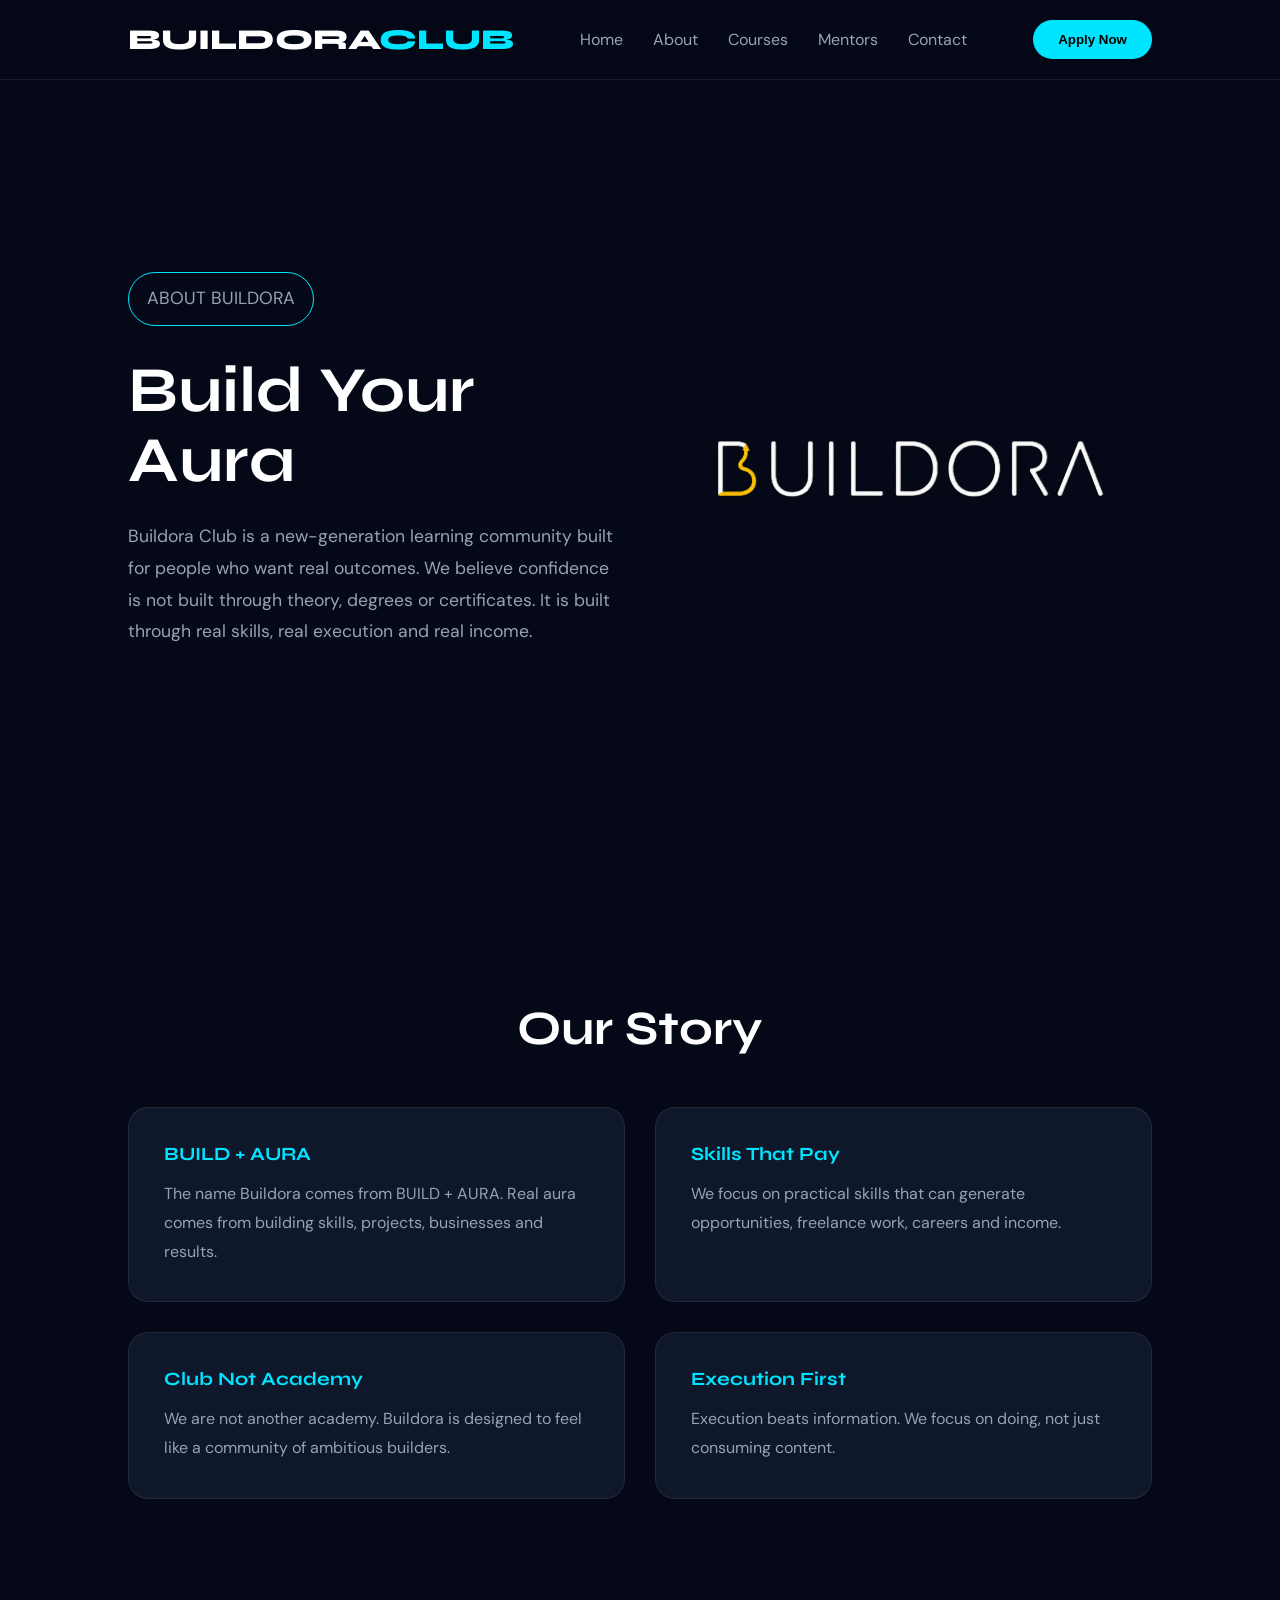
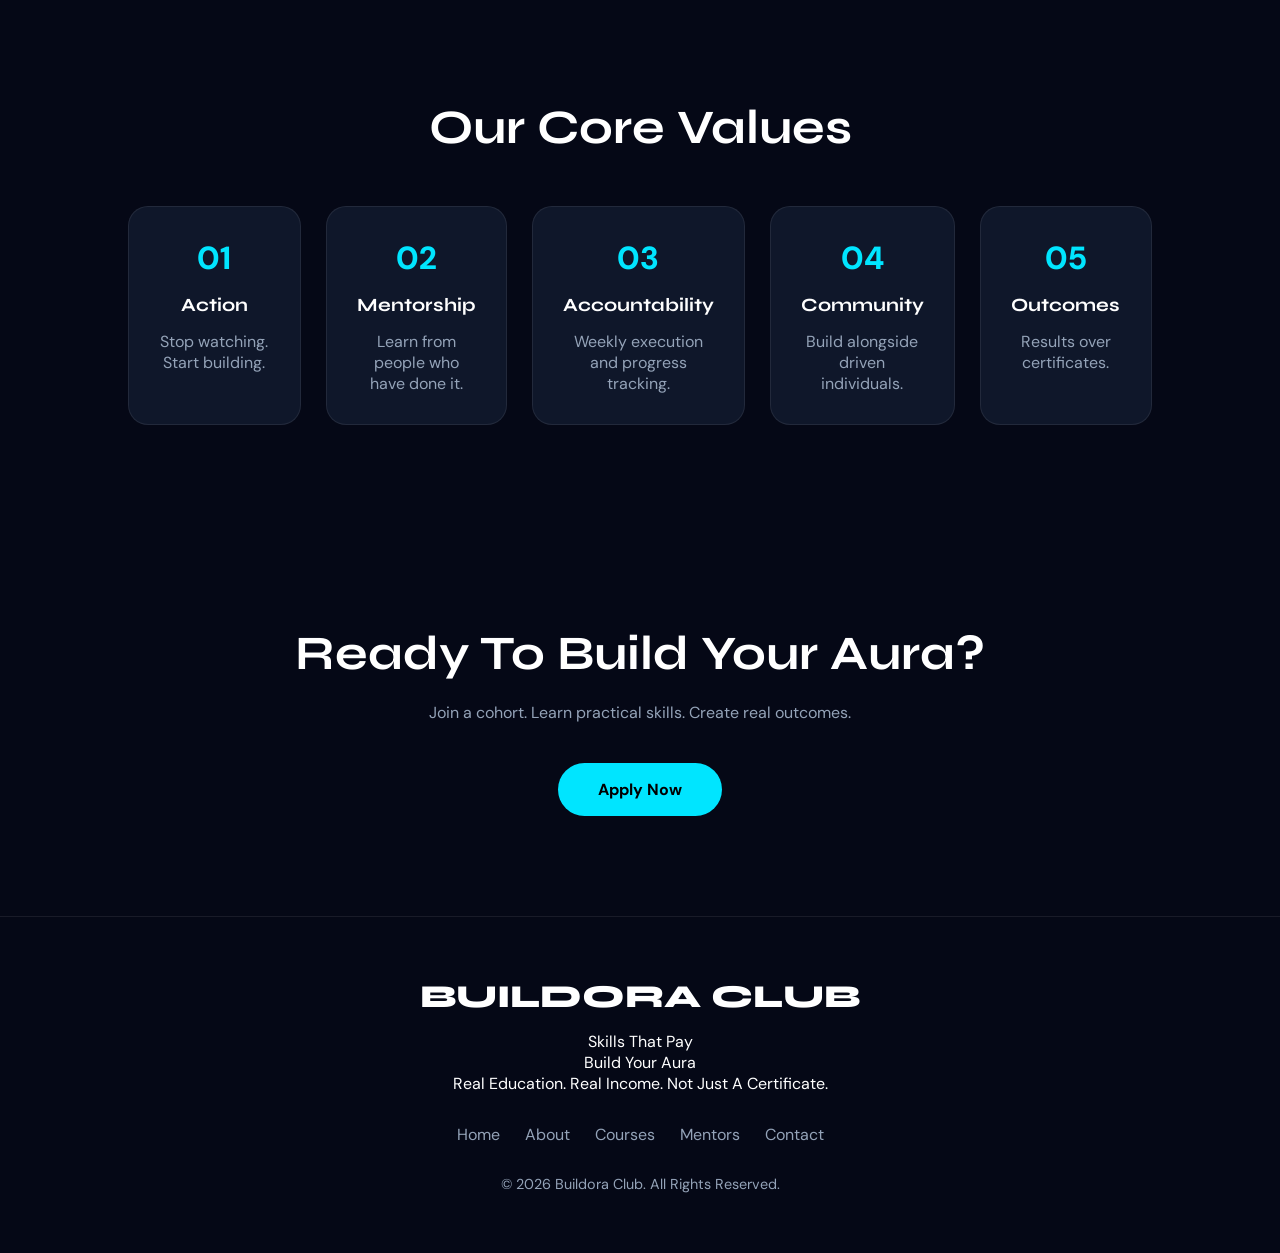
<file: BUILDORA-CLUB/about.html>
<!DOCTYPE html>
<html lang="en">

<head>

<meta charset="UTF-8">
<meta name="viewport" content="width=device-width, initial-scale=1.0">

<title>About | Buildora Club</title>

<link rel="stylesheet" href="css/style.css">
<link rel="stylesheet" href="css/responsive.css">

<link href="https://fonts.googleapis.com/css2?family=Syne:wght@700;800&family=DM+Sans:wght@400;500;700&display=swap"
rel="stylesheet">

</head>

<body>

<!-- NAVBAR -->

<nav>

<div class="logo">

BUILDORA<span>CLUB</span>

</div>

<ul>

<li><a href="index.html">Home</a></li>
<li><a href="about.html">About</a></li>
<li><a href="courses.html">Courses</a></li>
<li><a href="mentors.html">Mentors</a></li>
<li><a href="contact.html">Contact</a></li>

</ul>

<button class="apply-btn">

Apply Now

</button>

</nav>



<!-- ABOUT HERO -->

<section class="hero">

<div class="hero-left">

<p class="hero-tag">

ABOUT BUILDORA

</p>

<h1>

Build Your Aura

</h1>

<p>

Buildora Club is a new-generation learning community
built for people who want real outcomes.

We believe confidence is not built through theory,
degrees or certificates.

It is built through real skills,
real execution and real income.

</p>

</div>

<div class="hero-right">

<img src="images/buildora logo.png" alt="Buildora">

</div>

</section>



<!-- OUR STORY -->

<section class="why-us">

<h2>

Our Story

</h2>

<div class="why-grid">

<div class="why-card">

<h3>

BUILD + AURA

</h3>

<p>

The name Buildora comes from
BUILD + AURA.

Real aura comes from building
skills, projects, businesses and results.

</p>

</div>

<div class="why-card">

<h3>

Skills That Pay

</h3>

<p>

We focus on practical skills
that can generate opportunities,
freelance work, careers and income.

</p>

</div>

<div class="why-card">

<h3>

Club Not Academy

</h3>

<p>

We are not another academy.

Buildora is designed to feel like
a community of ambitious builders.

</p>

</div>

<div class="why-card">

<h3>

Execution First

</h3>

<p>

Execution beats information.

We focus on doing,
not just consuming content.

</p>

</div>

</div>

</section>



<!-- VALUES -->

<section class="journey">

<h2>

Our Core Values

</h2>

<div class="timeline">

<div class="step">

<span>01</span>

<h3>

Action

</h3>

<p>

Stop watching.
Start building.

</p>

</div>

<div class="step">

<span>02</span>

<h3>

Mentorship

</h3>

<p>

Learn from people
who have done it.

</p>

</div>

<div class="step">

<span>03</span>

<h3>

Accountability

</h3>

<p>

Weekly execution
and progress tracking.

</p>

</div>

<div class="step">

<span>04</span>

<h3>

Community

</h3>

<p>

Build alongside
driven individuals.

</p>

</div>

<div class="step">

<span>05</span>

<h3>

Outcomes

</h3>

<p>

Results over
certificates.

</p>

</div>

</div>

</section>



<!-- CTA -->

<section class="cta">

<h2>

Ready To Build Your Aura?

</h2>

<p>

Join a cohort.
Learn practical skills.
Create real outcomes.

</p>

<a href="courses.html" class="cta-btn">

Apply Now

</a>

</section>



<!-- FOOTER -->

<footer>

<div class="footer-logo">

BUILDORA CLUB

</div>

<p>

Skills That Pay

</p>

<p>

Build Your Aura

</p>

<p>

Real Education. Real Income.
Not Just A Certificate.

</p>

<div class="footer-links">

<a href="index.html">Home</a>
<a href="about.html">About</a>
<a href="courses.html">Courses</a>
<a href="mentors.html">Mentors</a>
<a href="contact.html">Contact</a>

</div>

<p class="copyright">

© 2026 Buildora Club.
All Rights Reserved.

</p>

</footer>

<script src="js/script.js"></script>

</body>
</html>
</file>
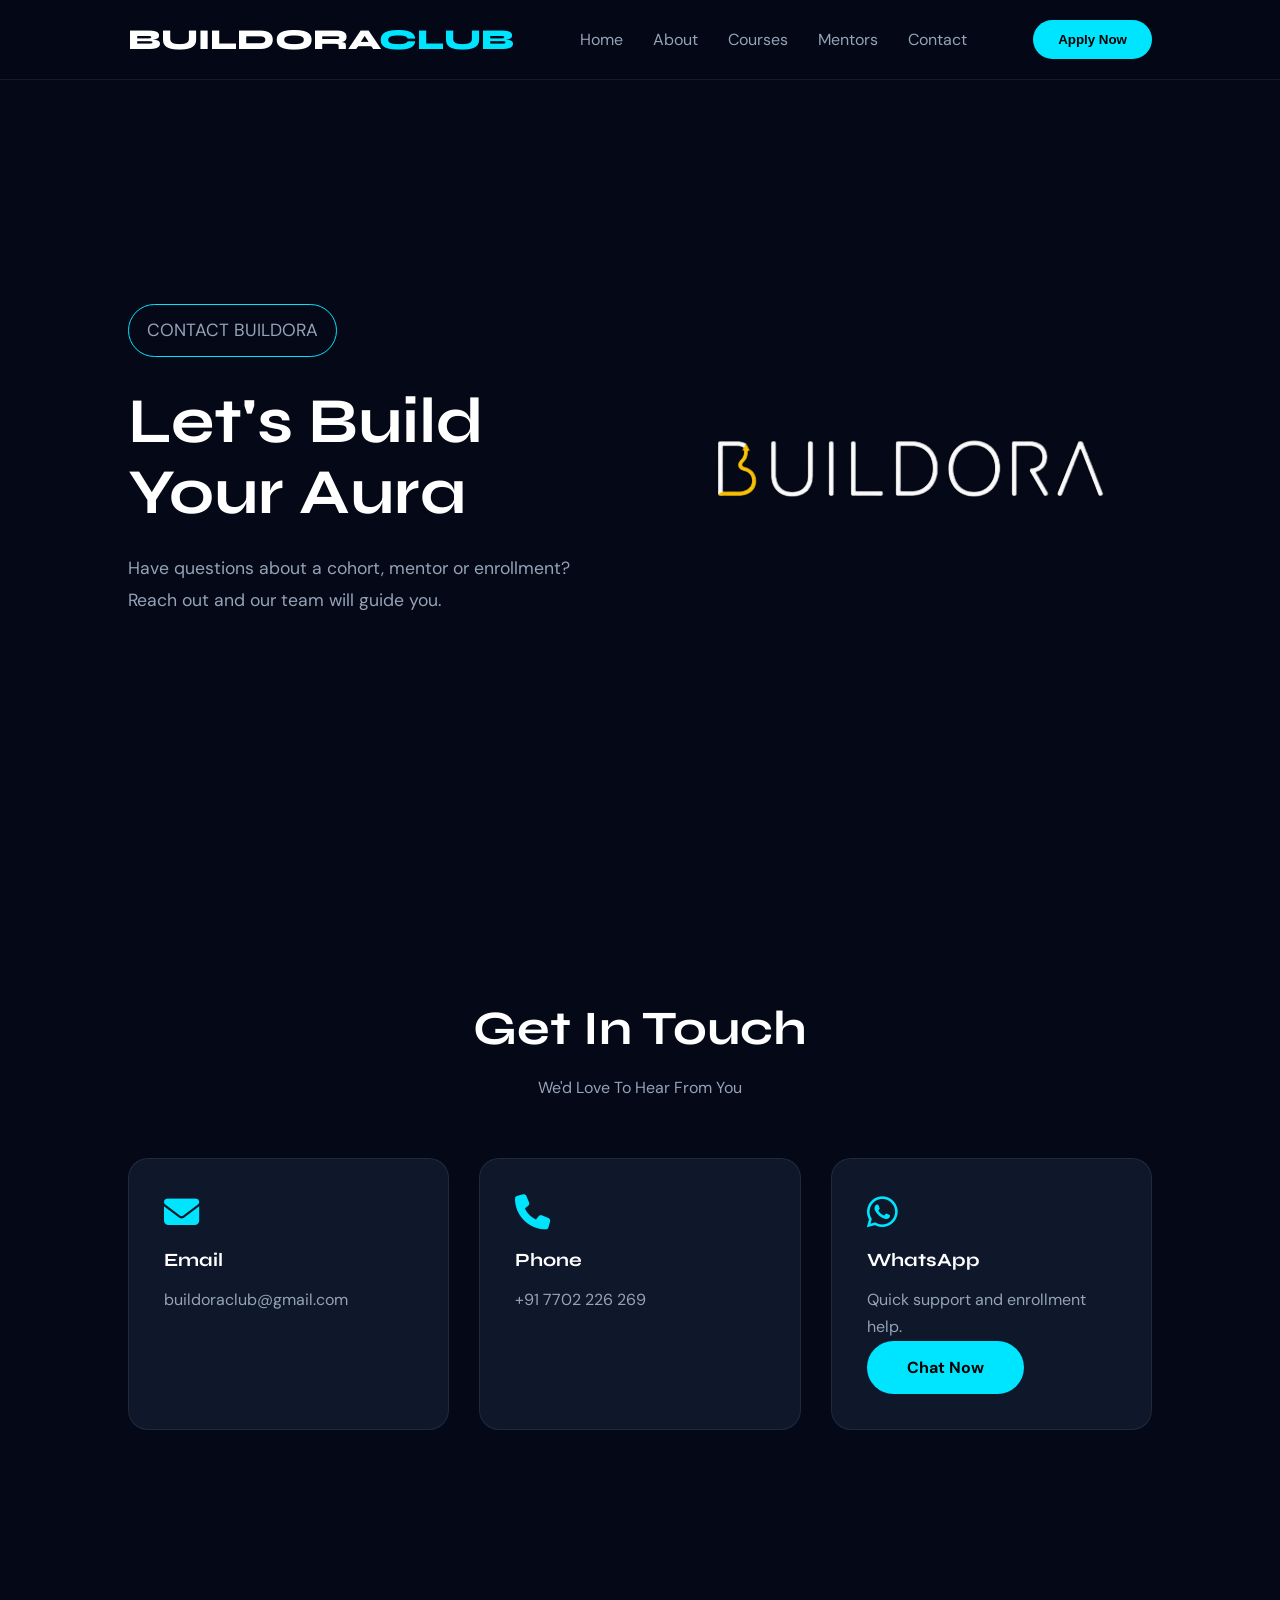
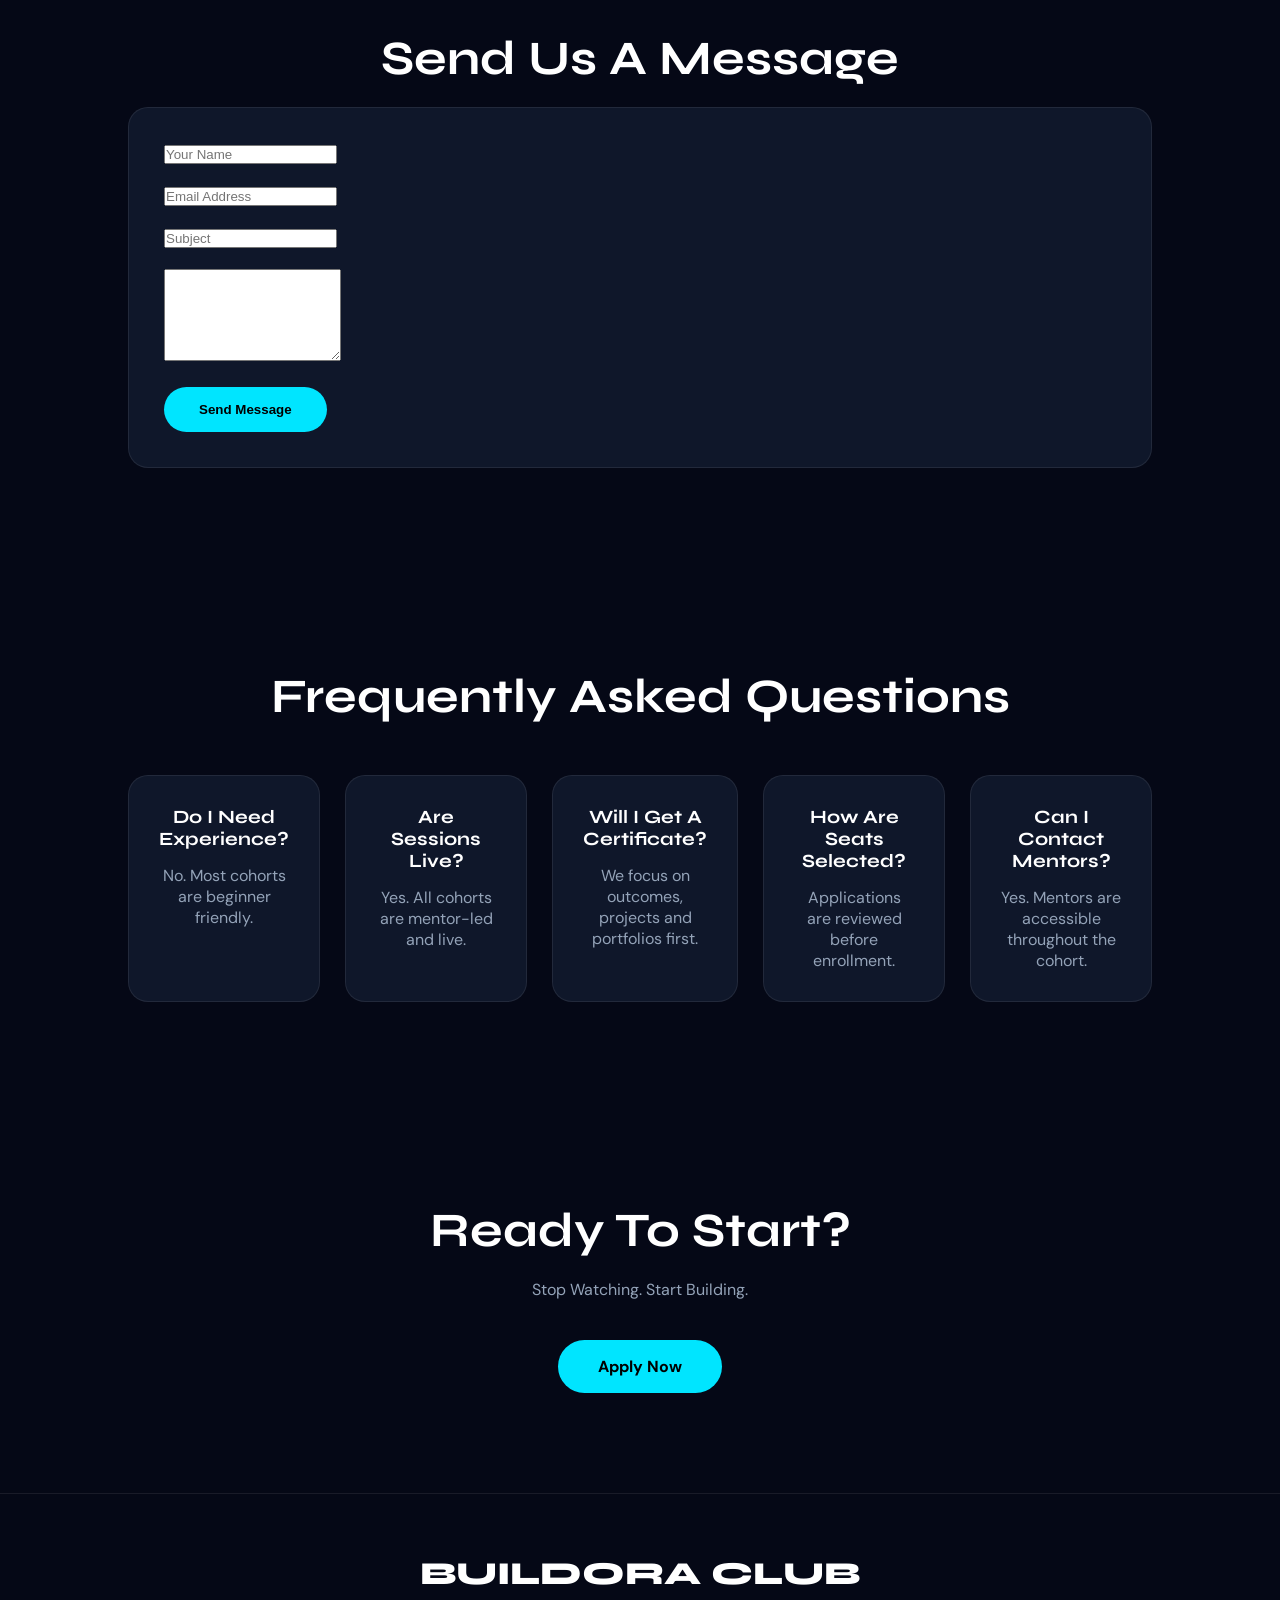
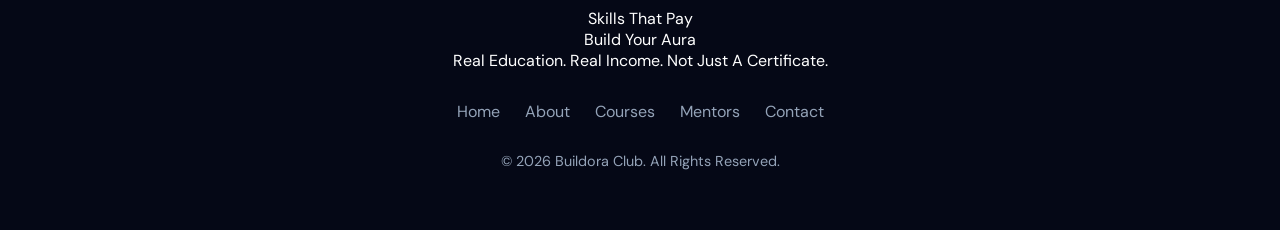
<file: BUILDORA-CLUB/contact.html>
<!DOCTYPE html>
<html lang="en">

<head>

<meta charset="UTF-8">
<meta name="viewport" content="width=device-width, initial-scale=1.0">

<title>Contact | Buildora Club</title>

<link rel="stylesheet" href="css/style.css">
<link rel="stylesheet" href="css/responsive.css">

<link href="https://fonts.googleapis.com/css2?family=Syne:wght@700;800&family=DM+Sans:wght@400;500;700&display=swap"
rel="stylesheet">

<link rel="stylesheet"
href="https://cdnjs.cloudflare.com/ajax/libs/font-awesome/6.7.1/css/all.min.css">

</head>

<body>

<!-- NAVBAR -->

<nav>

<div class="logo">

BUILDORA<span>CLUB</span>

</div>

<ul>

<li><a href="index.html">Home</a></li>
<li><a href="about.html">About</a></li>
<li><a href="courses.html">Courses</a></li>
<li><a href="mentors.html">Mentors</a></li>
<li><a href="contact.html">Contact</a></li>

</ul>

<button class="apply-btn">

Apply Now

</button>

</nav>



<!-- HERO -->

<section class="hero">

<div class="hero-left">

<p class="hero-tag">

CONTACT BUILDORA

</p>

<h1>

Let's Build
Your Aura

</h1>

<p>

Have questions about a cohort,
mentor or enrollment?

Reach out and our team will
guide you.

</p>

</div>

<div class="hero-right">

<img src="images/buildora logo.png" alt="Contact">

</div>

</section>



<!-- CONTACT INFO -->

<section class="skills">

<h2>

Get In Touch

</h2>

<p class="section-subtitle">

We'd Love To Hear From You

</p>

<div class="skill-grid">

<div class="skill-card">

<i class="fa-solid fa-envelope"></i>

<h3>

Email

</h3>

<p>

buildoraclub@gmail.com

</p>

</div>



<div class="skill-card">

<i class="fa-solid fa-phone"></i>

<h3>

Phone

</h3>

<p>

+91 7702 226 269

</p>

</div>



<div class="skill-card">

<i class="fa-brands fa-whatsapp"></i>

<h3>

WhatsApp

</h3>

<p>

Quick support and enrollment help.

</p>

<a
href="https://wa.me/917702226269"
target="_blank"
class="cta-btn">

Chat Now

</a>

</div>

</div>

</section>



<!-- CONTACT FORM -->

<section class="why-us">

<h2>

Send Us A Message

</h2>

<div class="why-card">

<form id="contactForm">

<input
type="text"
placeholder="Your Name"
required>

<br><br>

<input
type="email"
placeholder="Email Address"
required>

<br><br>

<input
type="text"
placeholder="Subject"
required>

<br><br>

<textarea
rows="6"
placeholder="Your Message"
required>

</textarea>

<br><br>

<button
type="submit"
class="primary-btn">

Send Message

</button>

</form>

</div>

</section>



<!-- FAQ -->

<section class="journey">

<h2>

Frequently Asked Questions

</h2>

<div class="timeline">

<div class="step">

<h3>

Do I Need Experience?

</h3>

<p>

No.
Most cohorts are beginner friendly.

</p>

</div>

<div class="step">

<h3>

Are Sessions Live?

</h3>

<p>

Yes.
All cohorts are mentor-led and live.

</p>

</div>

<div class="step">

<h3>

Will I Get A Certificate?

</h3>

<p>

We focus on outcomes,
projects and portfolios first.

</p>

</div>

<div class="step">

<h3>

How Are Seats Selected?

</h3>

<p>

Applications are reviewed before enrollment.

</p>

</div>

<div class="step">

<h3>

Can I Contact Mentors?

</h3>

<p>

Yes.
Mentors are accessible throughout the cohort.

</p>

</div>

</div>

</section>



<!-- CTA -->

<section class="cta">

<h2>

Ready To Start?

</h2>

<p>

Stop Watching.
Start Building.

</p>

<a href="courses.html" class="cta-btn">

Apply Now

</a>

</section>



<!-- FOOTER -->

<footer>

<div class="footer-logo">

BUILDORA CLUB

</div>

<p>

Skills That Pay

</p>

<p>

Build Your Aura

</p>

<p>

Real Education. Real Income.
Not Just A Certificate.

</p>

<div class="footer-links">

<a href="index.html">Home</a>
<a href="about.html">About</a>
<a href="courses.html">Courses</a>
<a href="mentors.html">Mentors</a>
<a href="contact.html">Contact</a>

</div>

<p class="copyright">

© 2026 Buildora Club.
All Rights Reserved.

</p>

</footer>

<script src="js/script.js"></script>

</body>
</html>
</file>
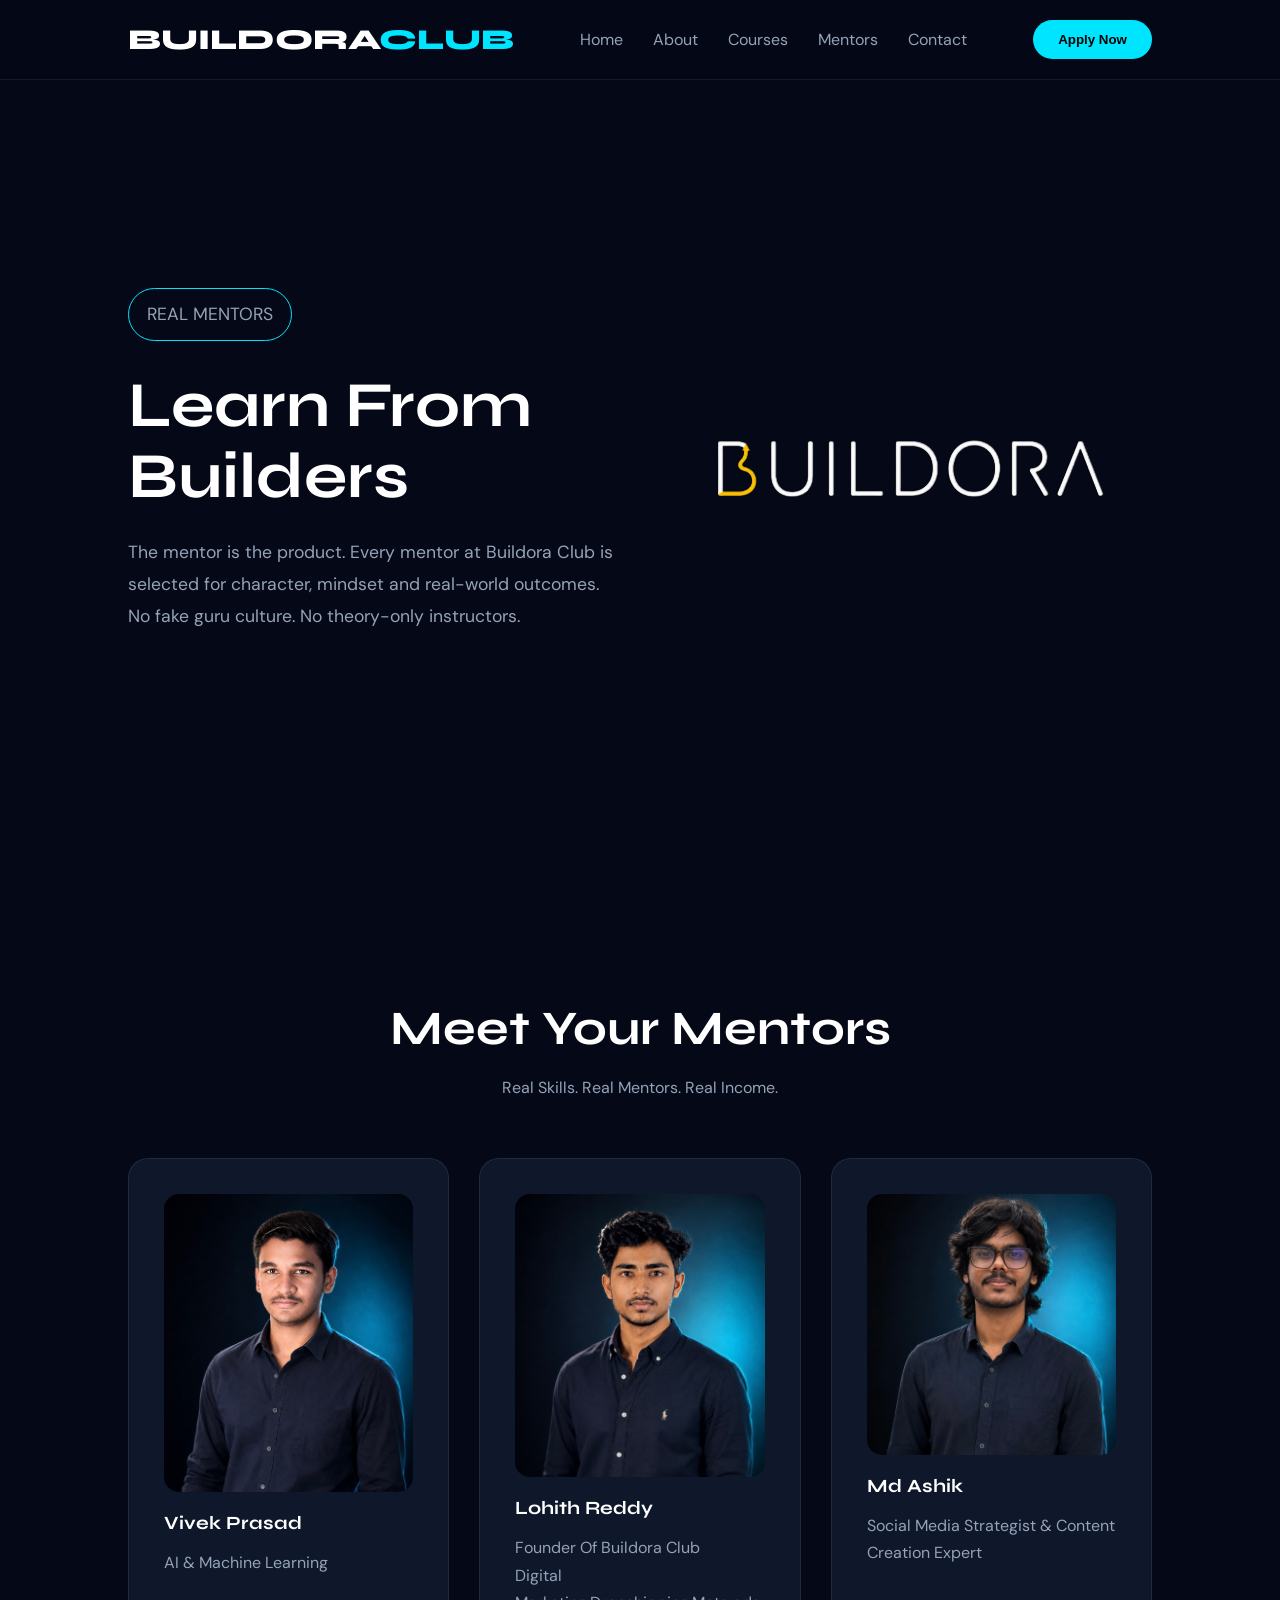
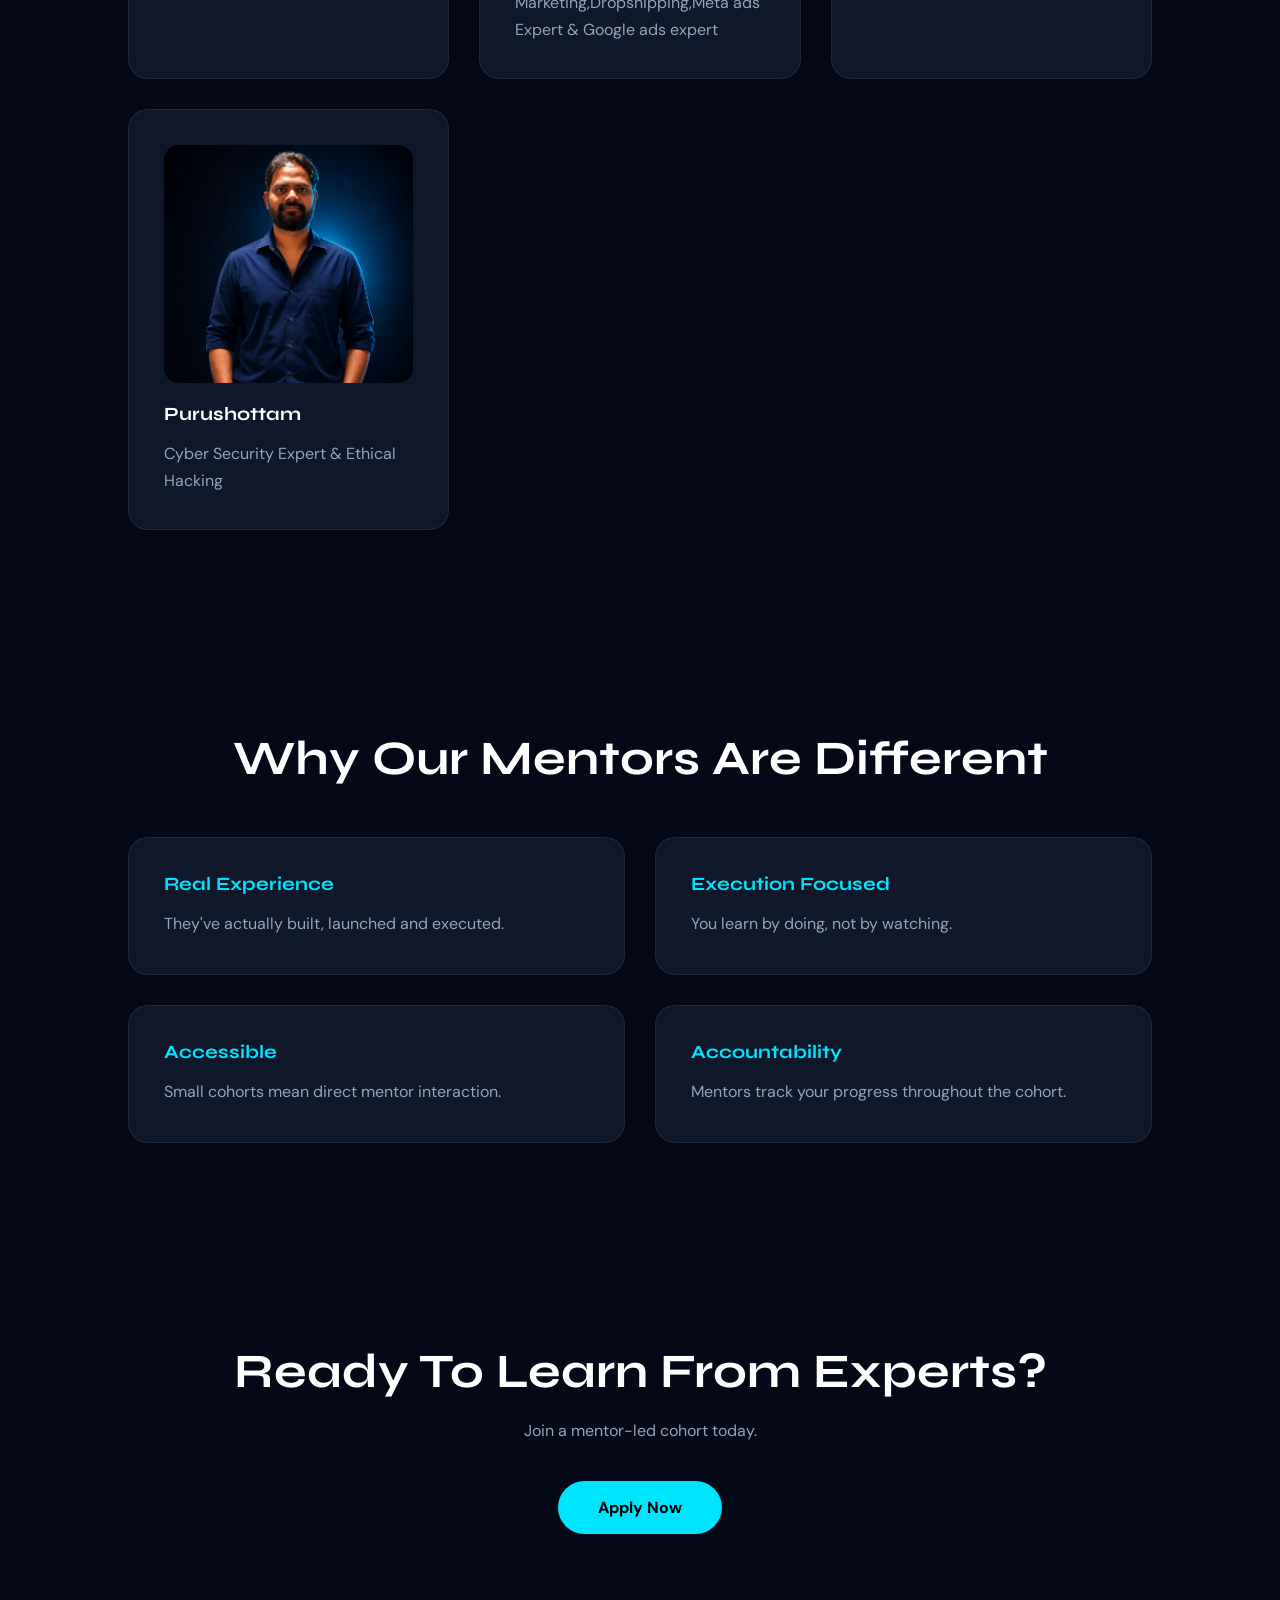
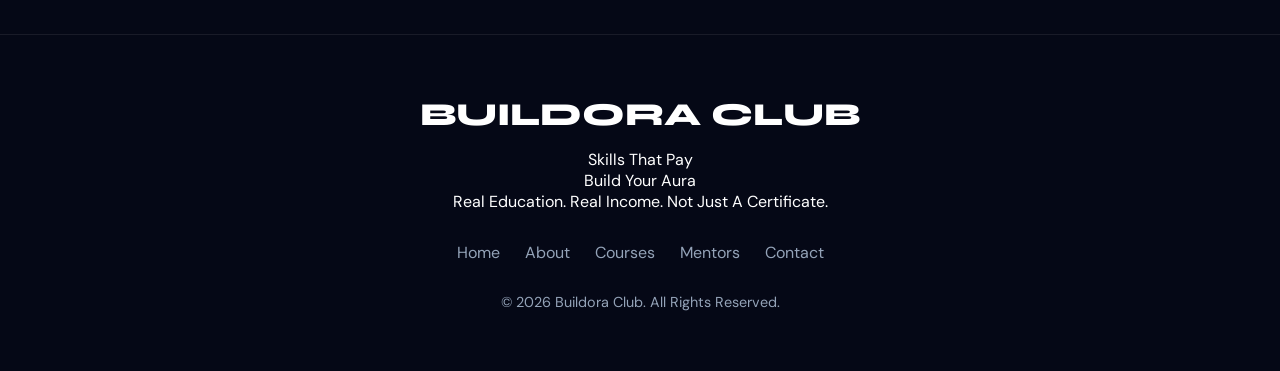
<file: BUILDORA-CLUB/mentors.html>
<!DOCTYPE html>
<html lang="en">

<head>

<meta charset="UTF-8">
<meta name="viewport" content="width=device-width, initial-scale=1.0">

<title>Mentors | Buildora Club</title>

<link rel="stylesheet" href="css/style.css">
<link rel="stylesheet" href="css/responsive.css">

<link href="https://fonts.googleapis.com/css2?family=Syne:wght@700;800&family=DM+Sans:wght@400;500;700&display=swap"
rel="stylesheet">

</head>

<body>

<!-- NAVBAR -->

<nav>

<div class="logo">

BUILDORA<span>CLUB</span>

</div>

<ul>

<li><a href="index.html">Home</a></li>
<li><a href="about.html">About</a></li>
<li><a href="courses.html">Courses</a></li>
<li><a href="mentors.html">Mentors</a></li>
<li><a href="contact.html">Contact</a></li>

</ul>

<button class="apply-btn">

Apply Now

</button>

</nav>



<!-- HERO -->

<section class="hero">

<div class="hero-left">

<p class="hero-tag">

REAL MENTORS

</p>

<h1>

Learn From Builders

</h1>

<p>

The mentor is the product.

Every mentor at Buildora Club is selected
for character, mindset and real-world outcomes.

No fake guru culture.

No theory-only instructors.

</p>

</div>

<div class="hero-right">

<img src="images/buildora logo.png" alt="Mentors">

</div>

</section>



<!-- MENTORS -->

<section class="skills">

<h2>

Meet Your Mentors

</h2>

<p class="section-subtitle">

Real Skills. Real Mentors. Real Income.

</p>

<div class="skill-grid">

<div class="skill-card">

<img
src="images/Mentor1.PNG"
alt="Mentor 1"
style="width:100%;border-radius:15px;margin-bottom:20px;">

<h3>
Vivek Prasad

</h3>

<p>

AI & Machine Learning
</p>

</div>



<div class="skill-card">

<img
src="images/Mentor2.PNG"
alt="Mentor 2"
style="width:100%;border-radius:15px;margin-bottom:20px;">

<h3>

Lohith Reddy

</h3>

<p>

Founder Of Buildora Club

</p> 

<p>Digital Marketing,Dropshipping,Meta ads Expert & Google ads expert</p>

</div>



<div class="skill-card">

<img
src="images/Mentor 3.PNG"
alt="Mentor 3"
style="width:100%;border-radius:15px;margin-bottom:20px;">

<h3>

Md Ashik

</h3>

<p>

Social Media Strategist & Content Creation Expert
</p>

</div>


<div class="skill-card">

<img
src="images/Mentor 4.PNG"
alt="Mentor 5"
style="width:100%;border-radius:15px;margin-bottom:20px;">

<h3>

Purushottam

</h3>

<p>

Cyber Security Expert & Ethical Hacking
</p>

</div>





</div>

</section>



<!-- WHY OUR MENTORS -->

<section class="why-us">

<h2>

Why Our Mentors Are Different

</h2>

<div class="why-grid">

<div class="why-card">

<h3>

Real Experience

</h3>

<p>

They've actually built,
launched and executed.

</p>

</div>

<div class="why-card">

<h3>

Execution Focused

</h3>

<p>

You learn by doing,
not by watching.

</p>

</div>

<div class="why-card">

<h3>

Accessible

</h3>

<p>

Small cohorts mean
direct mentor interaction.

</p>

</div>

<div class="why-card">

<h3>

Accountability

</h3>

<p>

Mentors track your progress
throughout the cohort.

</p>

</div>

</div>

</section>



<!-- CTA -->

<section class="cta">

<h2>

Ready To Learn From Experts?

</h2>

<p>

Join a mentor-led cohort today.

</p>

<a href="courses.html" class="cta-btn">

Apply Now

</a>

</section>



<!-- FOOTER -->

<footer>

<div class="footer-logo">

BUILDORA CLUB

</div>

<p>

Skills That Pay

</p>

<p>

Build Your Aura

</p>

<p>

Real Education. Real Income.
Not Just A Certificate.

</p>

<div class="footer-links">

<a href="index.html">Home</a>
<a href="about.html">About</a>
<a href="courses.html">Courses</a>
<a href="mentors.html">Mentors</a>
<a href="contact.html">Contact</a>

</div>

<p class="copyright">

© 2026 Buildora Club.
All Rights Reserved.

</p>

</footer>

<script src="js/script.js"></script>

</body>
</html>
</file>
<file: BUILDORA-CLUB/css/style.css>
/* ==========================
   BUILDORA CLUB
========================== */

@import url('https://fonts.googleapis.com/css2?family=Syne:wght@400;700;800&family=DM+Sans:wght@400;500;700&display=swap');

:root{

--bg:#050816;
--card:#0f172a;
--cyan:#00e5ff;
--white:#ffffff;
--gray:#94a3b8;
--border:rgba(255,255,255,0.08);

}

*{
margin:0;
padding:0;
box-sizing:border-box;
scroll-behavior:smooth;
}

body{

font-family:'DM Sans',sans-serif;
background:var(--bg);
color:var(--white);
overflow-x:hidden;

}

a{
text-decoration:none;
color:inherit;
}

ul{
list-style:none;
}

img{
max-width:100%;
display:block;
}

section{
padding:100px 10%;
}

h1,h2,h3{
font-family:'Syne',sans-serif;
}

/* ==========================
   NAVBAR
========================== */

nav{

position:fixed;
top:0;
left:0;
width:100%;

display:flex;
justify-content:space-between;
align-items:center;

padding:20px 10%;

background:rgba(5,8,22,0.95);
backdrop-filter:blur(10px);

z-index:1000;

border-bottom:1px solid var(--border);

}

.logo{

font-size:1.8rem;
font-weight:800;
font-family:'Syne',sans-serif;

}

.logo span{
color:var(--cyan);
}

nav ul{

display:flex;
gap:30px;

}

nav ul li a{

color:var(--gray);
transition:.3s;

}

nav ul li a:hover{

color:var(--cyan);

}

.apply-btn{

padding:12px 25px;

background:var(--cyan);
color:#000;

border:none;
border-radius:50px;

font-weight:700;
cursor:pointer;

transition:.3s;

}

.apply-btn:hover{

transform:translateY(-3px);

}

/* ==========================
   HERO
========================== */

.hero{

min-height:100vh;

display:grid;
grid-template-columns:1fr 1fr;
align-items:center;
gap:50px;

padding-top:150px;

}

.hero-tag{

display:inline-block;

padding:10px 18px;

border:1px solid var(--cyan);

border-radius:50px;

color:var(--cyan);

margin-bottom:25px;

font-size:.9rem;

}

.hero h1{

font-size:4rem;
line-height:1.1;

margin-bottom:25px;

}

.hero p{

font-size:1.1rem;
line-height:1.8;

color:var(--gray);

margin-bottom:30px;

}

.hero-buttons{

display:flex;
gap:20px;

}

.primary-btn{

padding:15px 35px;

background:var(--cyan);
color:#000;

border:none;
border-radius:50px;

font-weight:700;
cursor:pointer;

}

.secondary-btn{

padding:15px 35px;

background:transparent;
color:var(--white);

border:1px solid var(--cyan);

border-radius:50px;

cursor:pointer;

}

.hero-right img{

width:100%;
max-width:550px;
margin:auto;

animation:float 4s ease-in-out infinite;

}

@keyframes float{

0%,100%{
transform:translateY(0);
}

50%{
transform:translateY(-15px);
}

}

/* ==========================
   SECTION TITLE
========================== */

.skills h2,
.comparison h2,
.why-us h2,
.journey h2,
.cta h2{

font-size:3rem;
text-align:center;

margin-bottom:20px;

}

.section-subtitle{

text-align:center;
color:var(--gray);

margin-bottom:60px;

}

/* ==========================
   SKILLS
========================== */

.skill-grid{

display:grid;
grid-template-columns:repeat(3,1fr);

gap:30px;

}

.skill-card{

background:var(--card);

padding:35px;

border-radius:20px;

border:1px solid var(--border);

transition:.4s;

}

.skill-card:hover{

transform:translateY(-10px);

border-color:var(--cyan);

}

.skill-card i{

font-size:2.2rem;
color:var(--cyan);

margin-bottom:20px;

}

.skill-card h3{

margin-bottom:15px;

}

.skill-card p{

color:var(--gray);
line-height:1.7;

}

/* ==========================
   COMPARISON
========================== */

.comparison-box{

display:grid;
grid-template-columns:1fr 1fr;

gap:30px;

margin-top:50px;

}

.buildora-side,
.other-side{

padding:40px;

border-radius:20px;

}

.buildora-side{

background:rgba(0,229,255,0.08);
border:1px solid var(--cyan);

}

.other-side{

background:#111827;
border:1px solid var(--border);

}

.buildora-side h3,
.other-side h3{

margin-bottom:25px;
text-align:center;

}

.buildora-side li,
.other-side li{

padding:12px 0;

border-bottom:1px solid rgba(255,255,255,.08);

}

/* ==========================
   WHY US
========================== */

.why-grid{

display:grid;
grid-template-columns:repeat(2,1fr);

gap:30px;

margin-top:50px;

}

.why-card{

background:var(--card);

padding:35px;

border-radius:20px;

border:1px solid var(--border);

}

.why-card h3{

margin-bottom:15px;

color:var(--cyan);

}

.why-card p{

line-height:1.8;
color:var(--gray);

}

/* ==========================
   JOURNEY
========================== */

.timeline{

display:grid;
grid-template-columns:repeat(5,1fr);

gap:25px;

margin-top:50px;

}

.step{

background:var(--card);

padding:30px;

border-radius:20px;

text-align:center;

border:1px solid var(--border);

}

.step span{

font-size:2rem;
font-weight:800;

color:var(--cyan);

display:block;

margin-bottom:15px;

}

.step h3{

margin-bottom:15px;

}

.step p{

color:var(--gray);

}

/* ==========================
   CTA
========================== */

.cta{

text-align:center;

}

.cta p{

margin:20px 0 40px;

color:var(--gray);

}

.cta-btn{

display:inline-block;

padding:16px 40px;

background:var(--cyan);
color:#000;

font-weight:700;

border-radius:50px;

}

/* ==========================
   FOOTER
========================== */

footer{

padding:60px 10%;

text-align:center;

border-top:1px solid var(--border);

}

.footer-logo{

font-size:2rem;
font-family:'Syne',sans-serif;
font-weight:800;

margin-bottom:15px;

}

.footer-links{

display:flex;
justify-content:center;
gap:25px;

margin:30px 0;

}

.footer-links a{

color:var(--gray);

}

.footer-links a:hover{

color:var(--cyan);

}

.copyright{

color:var(--gray);
font-size:.9rem;

margin-top:20px;

}

/* ==========================
   INTRO VIDEO
========================== */

#intro{
    position:fixed;
    inset:0;
    width:100%;
    height:100%;
    background:#000;
    display:flex;
    justify-content:center;
    align-items:center;
    z-index:99999;
}

#intro video{
    width:100%;
    height:100%;
    object-fit:cover;
}

#mainContent{
    display:none;
}
</file>
<file: BUILDORA-CLUB/css/responsive.css>
/* ==========================
   TABLETS
========================== */

@media (max-width:1024px){

section{
padding:80px 6%;
}

nav{
padding:20px 6%;
}

.hero{

grid-template-columns:1fr;
text-align:center;

}

.hero-buttons{
justify-content:center;
}

.hero h1{
font-size:3rem;
}

.hero-right{
margin-top:40px;
}

.skill-grid{

grid-template-columns:repeat(2,1fr);

}

.comparison-box{

grid-template-columns:1fr;

}

.why-grid{

grid-template-columns:1fr;

}

.timeline{

grid-template-columns:repeat(2,1fr);

}

}


/* ==========================
   MOBILE DEVICES
========================== */

@media (max-width:768px){

nav{

flex-direction:column;
gap:20px;

}

nav ul{

flex-wrap:wrap;
justify-content:center;

gap:15px;

}

.hero{

padding-top:280px;

}

.hero h1{

font-size:2.5rem;

}

.hero p{

font-size:1rem;

}

.skills h2,
.comparison h2,
.why-us h2,
.journey h2,
.cta h2{

font-size:2.2rem;

}

.skill-grid{

grid-template-columns:1fr;

}

.timeline{

grid-template-columns:1fr;

}

.footer-links{

flex-direction:column;
gap:15px;

}

.hero-buttons{

flex-direction:column;
align-items:center;

}

.primary-btn,
.secondary-btn{

width:220px;

}

}


/* ==========================
   SMALL MOBILE
========================== */

@media (max-width:480px){

.hero h1{

font-size:2rem;
line-height:1.2;

}

.hero-tag{

font-size:.8rem;

}

.section-subtitle{

font-size:.95rem;

}

.skill-card,
.why-card,
.step{

padding:25px;

}

.buildora-side,
.other-side{

padding:25px;

}

.footer-logo{

font-size:1.5rem;

}

.copyright{

font-size:.8rem;

}

}
/* ==========================
   FULL SCREEN INTRO VIDEO
========================== */

#intro{
    position: fixed;
    top: 0;
    left: 0;
    width: 100%;
    height: 100vh;
    background: #fff;
    display: flex;
    justify-content: center;
    align-items: center;
    overflow: hidden;
    z-index: 99999;
}

/* Desktop + Tablet + Mobile */
#introVideo{
    width: 100vw;
    height: 100vh;
    object-fit: contain;
    display: block;
}

/* Large Desktop */
@media (min-width:1200px){
    #introVideo{
        width: 100vw;
        height: 100vh;
    }
}

/* Tablet */
@media (max-width:1024px){
    #introVideo{
        width: 100vw;
        height: 100vh;
    }
}

/* Mobile */
@media (max-width:768px){
    #introVideo{
        width: 100vw;
        height: 100vh;
    }
}

/* Small Mobile */
@media (max-width:480px){
    #introVideo{
        width: 100vw;
        height: 100vh;
    }
}
</file>
